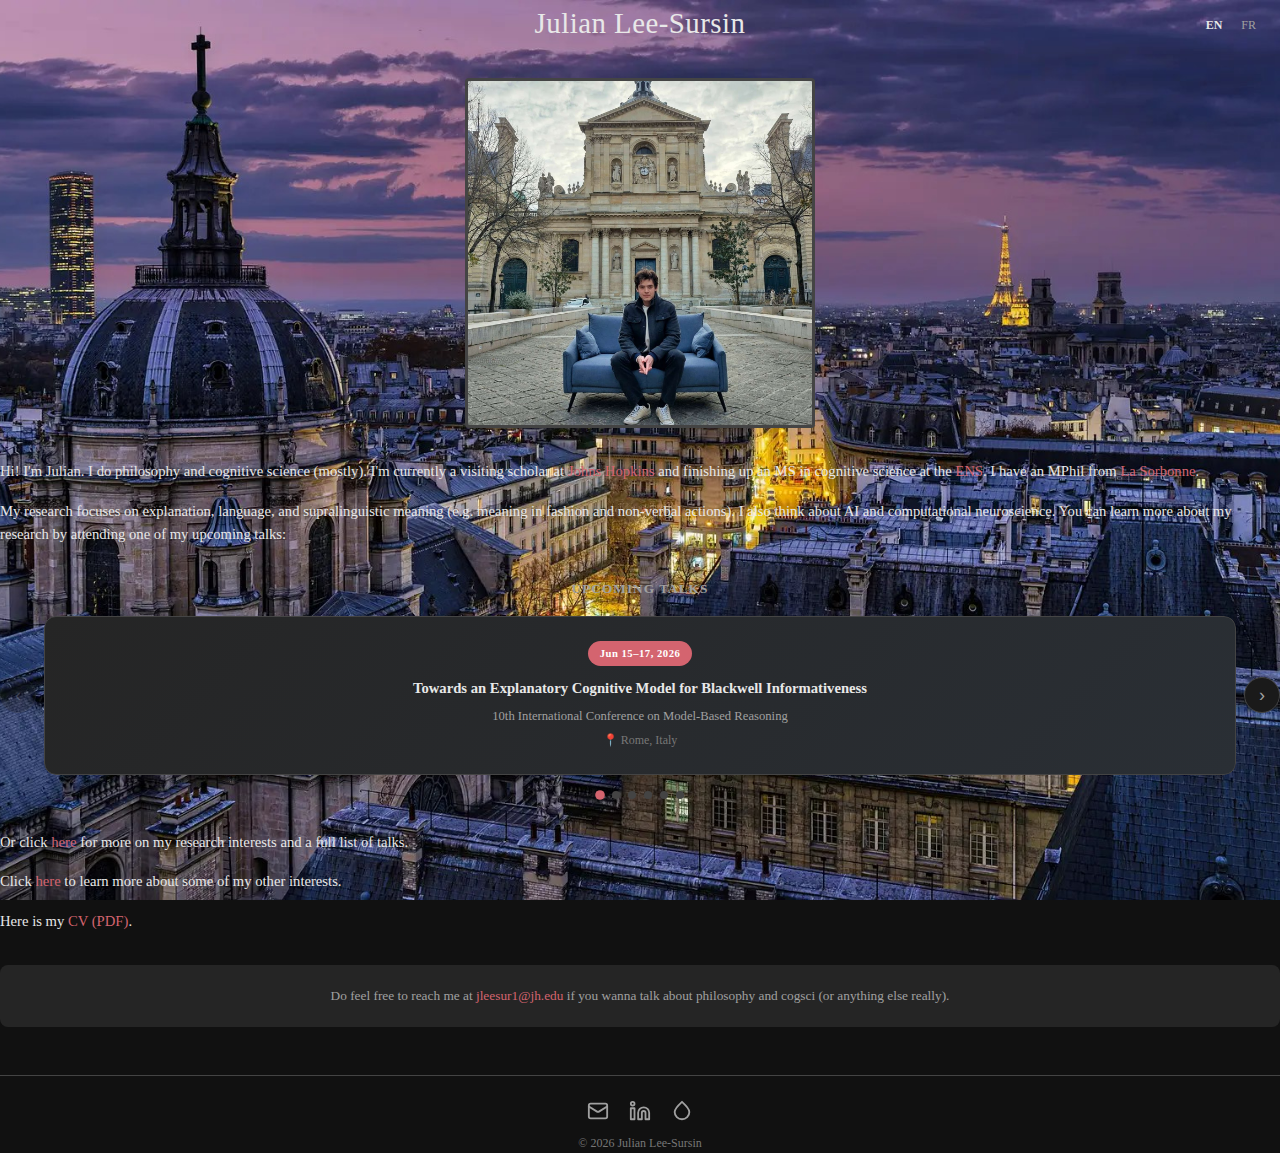
<file: index.html>
<!DOCTYPE html>
<html lang="en">
<head>

<!-- Google tag (gtag.js) -->
<script async src="https://www.googletagmanager.com/gtag/js?id=G-WMR6FTKGR0"></script>
<script>
  window.dataLayer = window.dataLayer || [];
  function gtag(){dataLayer.push(arguments);}
  gtag('js', new Date());

  gtag('config', 'G-WMR6FTKGR0');
</script>
    
    <meta charset="UTF-8">
    <meta name="viewport" content="width=device-width, initial-scale=1.0">
    <title>Julian Lee-Sursin</title>
    <link rel="stylesheet" href="style.css">
</head>
<body>

    <div class="lang-toggle">
        <a href="index.html" class="active">EN</a>
        <a href="fr.html">FR</a>
    </div>

    <header>
        <h1>Julian Lee-Sursin</h1>
    </header>

    <div class="photo-section">
        <div class="photo-frame">
            <img src="images/place_de_la_sorbonne.jpg" alt="Julian Lee-Sursin at Place de la Sorbonne">
        </div>
    </div>

    <section class="intro">
        <p>Hi! I'm Julian. I do philosophy and cognitive science (mostly). I'm currently a visiting scholar at <a href="https://philosophy.jhu.edu">Johns Hopkins</a> and finishing up an MS in cognitive science at the <a href="https://cogmaster.ens.psl.eu/en">ENS</a>. I have an MPhil from <a href="https://www.sorbonne-universite.fr">La Sorbonne</a>.</p>
        
        <p>My research focuses on explanation, language, and supralinguistic meaning (e.g. meaning in fashion and non-verbal actions). I also think about AI and computational neuroscience. You can learn more about my research by attending one of my upcoming talks:</p>
        
        <div class="upcoming-section">
            <h3>Upcoming talks</h3>
            <div class="carousel-container">
                <button class="carousel-btn prev" aria-label="Previous talk">‹</button>
                <div class="carousel-viewport">
                    <div class="carousel-track">
                        <a href="https://mbr026.com" class="carousel-card" target="_blank" rel="noopener">
                            <div class="card-date">Jun 15–17, 2026</div>
                            <div class="card-title">Towards an Explanatory Cognitive Model for Blackwell Informativeness</div>
                            <div class="card-venue">10th International Conference on Model-Based Reasoning</div>
                            <div class="card-location">📍 Rome, Italy</div>
                        </a>
                        <div class="carousel-card">
                            <div class="card-date">Apr 24–26, 2026</div>
                            <div class="card-title">Do AI Agents Meet the Epistemic Norms for Explanation?</div>
                            <div class="card-venue">Humanities of AI Workshop, Johns Hopkins</div>
                            <div class="card-location">📍 Baltimore, MD</div>
                        </div>
                        <a href="https://aiandphilosophy.org" class="carousel-card" target="_blank" rel="noopener">
                            <div class="card-date">Apr 16, 2026</div>
                            <div class="card-title">Curb Your (Brain-Model Alignment) Enthusiasm (w/ Arnold Fleishman)</div>
                            <div class="card-venue">AI and Philosophy</div>
                            <div class="card-location">📍 New Orleans, LA</div>
                        </a>
                        <a href="https://aesthetics-online.org/events/EventDetails.aspx" class="carousel-card" target="_blank" rel="noopener">
                            <div class="card-date">Apr 10–11, 2026</div>
                            <div class="card-title">On Fashion's Perceptual Meaning</div>
                            <div class="card-venue">American Society for Aesthetics, Eastern</div>
                            <div class="card-location">📍 Philadelphia, PA</div>
                        </a>
                        <div class="carousel-card">
                            <div class="card-date">Apr 4, 2026</div>
                            <div class="card-title">A Supralinguistic Account of <em>parrhesia</em></div>
                            <div class="card-venue">Suncoast Graduate Philosophy Conference</div>
                            <div class="card-location">📍 Tampa, FL</div>
                        </div>
                        <div class="carousel-card">
                            <div class="card-date">Apr 4, 2026</div>
                            <div class="card-title">A Semantic Argument Against Radical Cognitivism</div>
                            <div class="card-venue">UF Graduate Philosophy Conference</div>
                            <div class="card-location">📍 Gainesville, FL</div>
                        </div>
                    </div>
                </div>
                <button class="carousel-btn next" aria-label="Next talk">›</button>
            </div>
            <div class="carousel-dots"></div>
        </div>
        
        <p>Or click <a href="research.html">here</a> for more on my research interests and a full list of talks.</p>
        
        <p>Click <a href="varia.html">here</a> to learn more about some of my other interests.</p>
        
        <p>Here is my <a href="cv.pdf">CV (PDF)</a>.</p>
    </section>

    <section class="contact-section">
        <p>Do feel free to reach me at <a href="mailto:jleesur1@jh.edu">jleesur1@jh.edu</a> if you wanna talk about philosophy and cogsci (or anything else really).</p>
    </section>

    <footer>
        <div class="social-icons">
            <a href="mailto:jleesur1@jh.edu" aria-label="Email">
                <svg xmlns="http://www.w3.org/2000/svg" width="20" height="20" viewBox="0 0 24 24" fill="none" stroke="currentColor" stroke-width="2" stroke-linecap="round" stroke-linejoin="round">
                    <rect width="20" height="16" x="2" y="4" rx="2"/>
                    <path d="m22 7-8.97 5.7a1.94 1.94 0 0 1-2.06 0L2 7"/>
                </svg>
            </a>
            <a href="https://www.linkedin.com/in/julian-lee-sursin/ target="_blank" rel="noopener" aria-label="LinkedIn">
                <svg xmlns="http://www.w3.org/2000/svg" width="20" height="20" viewBox="0 0 24 24" fill="none" stroke="currentColor" stroke-width="2" stroke-linecap="round" stroke-linejoin="round">
                    <path d="M16 8a6 6 0 0 1 6 6v7h-4v-7a2 2 0 0 0-2-2 2 2 0 0 0-2 2v7h-4v-7a6 6 0 0 1 6-6z"/>
                    <rect width="4" height="12" x="2" y="9"/>
                    <circle cx="4" cy="4" r="2"/>
                </svg>
            </a>
            <a href="https://bsky.app/profile/ponens.bsky.social" target="_blank" rel="noopener" aria-label="Bluesky">
                <svg xmlns="http://www.w3.org/2000/svg" width="20" height="20" viewBox="0 0 24 24" fill="none" stroke="currentColor" stroke-width="2" stroke-linecap="round" stroke-linejoin="round">
                    <path d="M12 2C6.5 7 4 10 4 13a8 8 0 0 0 8 8 8 8 0 0 0 8-8c0-3-2.5-6-8-11z"/>
                </svg>
            </a>
        </div>
        <p>© 2026 Julian Lee-Sursin</p>
    </footer>

    <script>
        document.addEventListener('DOMContentLoaded', function() {
            const track = document.querySelector('.carousel-track');
            const cards = document.querySelectorAll('.carousel-card');
            const prevBtn = document.querySelector('.carousel-btn.prev');
            const nextBtn = document.querySelector('.carousel-btn.next');
            const dotsContainer = document.querySelector('.carousel-dots');
            
            let currentIndex = 0;
            const totalCards = cards.length;
            
            // Create dots
            cards.forEach((_, index) => {
                const dot = document.createElement('button');
                dot.classList.add('dot');
                if (index === 0) dot.classList.add('active');
                dot.setAttribute('aria-label', `Go to talk ${index + 1}`);
                dot.addEventListener('click', () => goToSlide(index));
                dotsContainer.appendChild(dot);
            });
            
            const dots = document.querySelectorAll('.dot');
            
            function updateCarousel() {
                track.style.transform = `translateX(-${currentIndex * 100}%)`;
                dots.forEach((dot, index) => {
                    dot.classList.toggle('active', index === currentIndex);
                });
                
                // Update button states
                prevBtn.disabled = currentIndex === 0;
                nextBtn.disabled = currentIndex === totalCards - 1;
            }
            
            function goToSlide(index) {
                currentIndex = index;
                updateCarousel();
            }
            
            function nextSlide() {
                if (currentIndex < totalCards - 1) {
                    currentIndex++;
                    updateCarousel();
                }
            }
            
            function prevSlide() {
                if (currentIndex > 0) {
                    currentIndex--;
                    updateCarousel();
                }
            }
            
            prevBtn.addEventListener('click', prevSlide);
            nextBtn.addEventListener('click', nextSlide);
            
            // Keyboard navigation
            document.addEventListener('keydown', (e) => {
                if (e.key === 'ArrowLeft') prevSlide();
                if (e.key === 'ArrowRight') nextSlide();
            });
            
            // Touch/swipe support
            let touchStartX = 0;
            let touchEndX = 0;
            
            track.addEventListener('touchstart', (e) => {
                touchStartX = e.changedTouches[0].screenX;
            }, { passive: true });
            
            track.addEventListener('touchend', (e) => {
                touchEndX = e.changedTouches[0].screenX;
                handleSwipe();
            }, { passive: true });
            
            function handleSwipe() {
                const swipeThreshold = 50;
                const diff = touchStartX - touchEndX;
                
                if (diff > swipeThreshold) {
                    nextSlide();
                } else if (diff < -swipeThreshold) {
                    prevSlide();
                }
            }
            
            // Initial state
            updateCarousel();
        });
    </script>

</body>
</html>
</file>
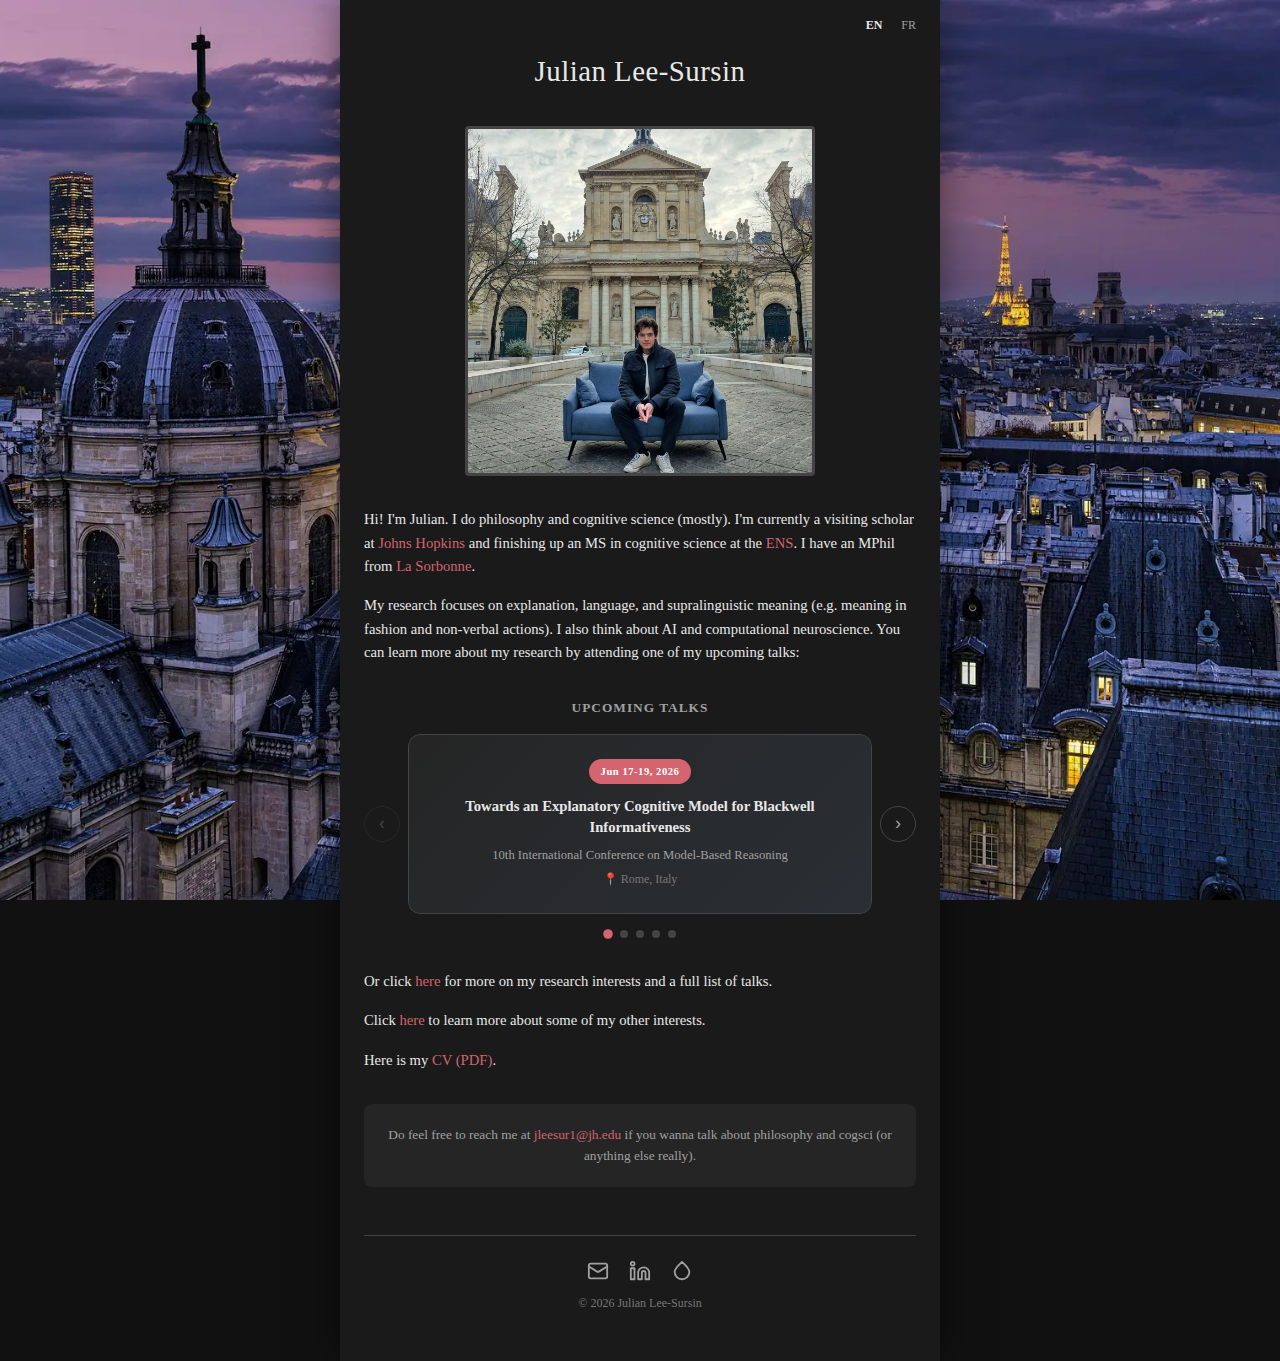
<file: en.html>
<!DOCTYPE html>
<html lang="en">
<head>

<!-- Google tag (gtag.js) -->
<script async src="https://www.googletagmanager.com/gtag/js?id=G-WMR6FTKGR0"></script>
<script>
  window.dataLayer = window.dataLayer || [];
  function gtag(){dataLayer.push(arguments);}
  gtag('js', new Date());

  gtag('config', 'G-WMR6FTKGR0');
</script>
    
    <meta charset="UTF-8">
    <meta name="viewport" content="width=device-width, initial-scale=1.0">
    <title>Julian Lee-Sursin</title>
    <link rel="stylesheet" href="style.css">
</head>
<body>

    <div class="page-wrapper">

        <div class="lang-toggle">
            <a href="en.html" class="active">EN</a>
            <a href="fr.html">FR</a>
        </div>

        <header>
            <h1>Julian Lee-Sursin</h1>
        </header>

        <div class="photo-section">
            <div class="photo-frame">
                <img src="images/place_de_la_sorbonne.jpg" alt="Julian Lee-Sursin at Place de la Sorbonne">
            </div>
        </div>

        <section class="intro">
            <p>Hi! I'm Julian. I do philosophy and cognitive science (mostly). I'm currently a visiting scholar at <a href="https://compthoughtlit.jhu.edu/directory/julian-lee-sursin/">Johns Hopkins</a> and finishing up an MS in cognitive science at the <a href="https://cognition.ens.fr/en">ENS</a>. I have an MPhil from <a href="https://www.sorbonne-universite.fr">La Sorbonne</a>.</p>
            
            <p>My research focuses on explanation, language, and supralinguistic meaning (e.g. meaning in fashion and non-verbal actions). I also think about AI and computational neuroscience. You can learn more about my research by attending one of my upcoming talks:</p>
            
            <div class="upcoming-section">
                <h3>Upcoming talks</h3>
                <div class="carousel-container">
                    <button class="carousel-btn prev" aria-label="Previous talk">‹</button>
                    <div class="carousel-viewport">
                        <div class="carousel-track">
                            <a href="https://mbr026.com" class="carousel-card" target="_blank" rel="noopener">
                                <div class="card-date">Jun 17-19, 2026</div>
                                <div class="card-title">Towards an Explanatory Cognitive Model for Blackwell Informativeness</div>
                                <div class="card-venue">10th International Conference on Model-Based Reasoning</div>
                                <div class="card-location">📍 Rome, Italy</div>
                            </a>
                            <div class="carousel-card">
                                <div class="card-date">June 8-10, 2026</div>
                                <div class="card-title">Fashion and the Jacksonian Mode: Intentionality Beyond Language</div>
                                <div class="card-venue">17th annual conference of the European Society for Aesthetics (ESA)</div>
                                <div class="card-location">📍 Jyväskylä, Finland</div>
                            </div>
                            <div class="carousel-card">
                                <div class="card-date">Apr 24–26, 2026</div>
                                <div class="card-title">Do AI Agents Meet the Epistemic Norms for Explanation?</div>
                                <div class="card-venue">Humanities of AI Workshop, Johns Hopkins</div>
                                <div class="card-location">📍 Baltimore, MD</div>
                            </div>
                            <a href="https://aesthetics-online.org/events/EventDetails.aspx" class="carousel-card" target="_blank" rel="noopener">
                                <div class="card-date">Apr 10, 2026</div>
                                <div class="card-title">On Fashion's Perceptual Meaning</div>
                                <div class="card-venue">American Society for Aesthetics, Eastern Division Meeting</div>
                                <div class="card-location">📍 Philadelphia, PA</div>
                            </a>
                            <div class="carousel-card">
                                <div class="card-date">Apr 4, 2026</div>
                                <div class="card-title">A Semantic Argument Against Radical Cognitivism</div>
                                <div class="card-venue">UF Graduate Philosophy Conference</div>
                                <div class="card-location">📍 Gainesville, FL</div>
                            </div>
                        </div>
                    </div>
                    <button class="carousel-btn next" aria-label="Next talk">›</button>
                </div>
                <div class="carousel-dots"></div>
            </div>
            
            <p>Or click <a href="research.html">here</a> for more on my research interests and a full list of talks.</p>
            
            <p>Click <a href="varia.html">here</a> to learn more about some of my other interests.</p>
            
            <p>Here is my <a href="cv.pdf">CV (PDF)</a>.</p>
        </section>

        <section class="contact-section">
            <p>Do feel free to reach me at <a href="mailto:jleesur1@jh.edu">jleesur1@jh.edu</a> if you wanna talk about philosophy and cogsci (or anything else really).</p>
        </section>

        <footer>
            <div class="social-icons">
                <a href="mailto:jleesur1@jh.edu" aria-label="Email">
                    <svg xmlns="http://www.w3.org/2000/svg" width="20" height="20" viewBox="0 0 24 24" fill="none" stroke="currentColor" stroke-width="2" stroke-linecap="round" stroke-linejoin="round">
                        <rect width="20" height="16" x="2" y="4" rx="2"/>
                        <path d="m22 7-8.97 5.7a1.94 1.94 0 0 1-2.06 0L2 7"/>
                    </svg>
                </a>
                <a href="https://www.linkedin.com/in/julian-lee-sursin/" target="_blank" rel="noopener" aria-label="LinkedIn">
                    <svg xmlns="http://www.w3.org/2000/svg" width="20" height="20" viewBox="0 0 24 24" fill="none" stroke="currentColor" stroke-width="2" stroke-linecap="round" stroke-linejoin="round">
                        <path d="M16 8a6 6 0 0 1 6 6v7h-4v-7a2 2 0 0 0-2-2 2 2 0 0 0-2 2v7h-4v-7a6 6 0 0 1 6-6z"/>
                        <rect width="4" height="12" x="2" y="9"/>
                        <circle cx="4" cy="4" r="2"/>
                    </svg>
                </a>
                <a href="https://bsky.app/profile/ponens.bsky.social" target="_blank" rel="noopener" aria-label="Bluesky">
                    <svg xmlns="http://www.w3.org/2000/svg" width="20" height="20" viewBox="0 0 24 24" fill="none" stroke="currentColor" stroke-width="2" stroke-linecap="round" stroke-linejoin="round">
                        <path d="M12 2C6.5 7 4 10 4 13a8 8 0 0 0 8 8 8 8 0 0 0 8-8c0-3-2.5-6-8-11z"/>
                    </svg>
                </a>
            </div>
            <p>© 2026 Julian Lee-Sursin</p>
        </footer>

    </div>

    <script>
        document.addEventListener('DOMContentLoaded', function() {
            const track = document.querySelector('.carousel-track');
            const cards = document.querySelectorAll('.carousel-card');
            const prevBtn = document.querySelector('.carousel-btn.prev');
            const nextBtn = document.querySelector('.carousel-btn.next');
            const dotsContainer = document.querySelector('.carousel-dots');
            
            let currentIndex = 0;
            const totalCards = cards.length;
            
            // Create dots
            cards.forEach((_, index) => {
                const dot = document.createElement('button');
                dot.classList.add('dot');
                if (index === 0) dot.classList.add('active');
                dot.setAttribute('aria-label', `Go to talk ${index + 1}`);
                dot.addEventListener('click', () => goToSlide(index));
                dotsContainer.appendChild(dot);
            });
            
            const dots = document.querySelectorAll('.dot');
            
            function updateCarousel() {
                track.style.transform = `translateX(-${currentIndex * 100}%)`;
                dots.forEach((dot, index) => {
                    dot.classList.toggle('active', index === currentIndex);
                });
                
                // Update button states
                prevBtn.disabled = currentIndex === 0;
                nextBtn.disabled = currentIndex === totalCards - 1;
            }
            
            function goToSlide(index) {
                currentIndex = index;
                updateCarousel();
            }
            
            function nextSlide() {
                if (currentIndex < totalCards - 1) {
                    currentIndex++;
                    updateCarousel();
                }
            }
            
            function prevSlide() {
                if (currentIndex > 0) {
                    currentIndex--;
                    updateCarousel();
                }
            }
            
            prevBtn.addEventListener('click', prevSlide);
            nextBtn.addEventListener('click', nextSlide);
            
            // Keyboard navigation
            document.addEventListener('keydown', (e) => {
                if (e.key === 'ArrowLeft') prevSlide();
                if (e.key === 'ArrowRight') nextSlide();
            });
            
            // Touch/swipe support
            let touchStartX = 0;
            let touchEndX = 0;
            
            track.addEventListener('touchstart', (e) => {
                touchStartX = e.changedTouches[0].screenX;
            }, { passive: true });
            
            track.addEventListener('touchend', (e) => {
                touchEndX = e.changedTouches[0].screenX;
                handleSwipe();
            }, { passive: true });
            
            function handleSwipe() {
                const swipeThreshold = 50;
                const diff = touchStartX - touchEndX;
                
                if (diff > swipeThreshold) {
                    nextSlide();
                } else if (diff < -swipeThreshold) {
                    prevSlide();
                }
            }
            
            // Initial state
            updateCarousel();
        });
    </script>

</body>
</html>
</file>
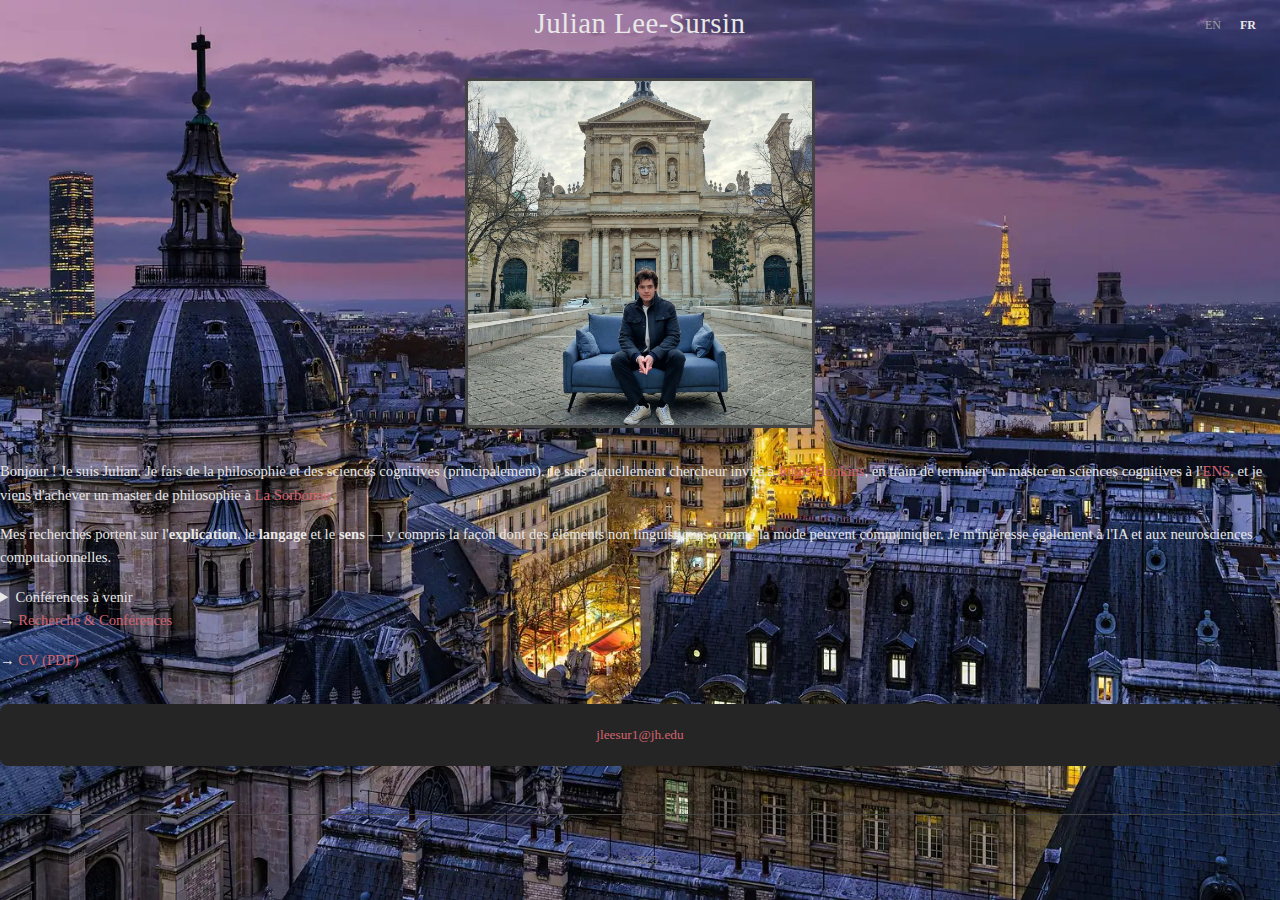
<file: fr.html>
<!DOCTYPE html>
<html lang="fr">
<head>
    <meta charset="UTF-8">
    <meta name="viewport" content="width=device-width, initial-scale=1.0">
    <title>Julian Lee-Sursin</title>
    <link rel="stylesheet" href="style.css">
</head>
<body>

    <div class="lang-toggle">
        <a href="index.html">EN</a>
        <a href="fr.html" class="active">FR</a>
    </div>

    <header>
        <h1>Julian Lee-Sursin</h1>
    </header>

    <div class="photo-section">
        <div class="photo-frame">
            <img src="images/place_de_la_sorbonne.jpg" alt="Julian Lee-Sursin à la Place de la Sorbonne">
        </div>
    </div>

    <section class="intro">
        <p>Bonjour ! Je suis Julian. Je fais de la philosophie et des sciences cognitives (principalement). Je suis actuellement chercheur invité à <a href="https://philosophy.jhu.edu">Johns Hopkins</a>, en train de terminer un master en sciences cognitives à l'<a href="https://cogmaster.ens.psl.eu/fr">ENS</a>, et je viens d'achever un master de philosophie à <a href="https://www.sorbonne-universite.fr">La Sorbonne</a>.</p>
        
        <p>Mes recherches portent sur l'<strong>explication</strong>, le <strong>langage</strong> et le <strong>sens</strong> — y compris la façon dont des éléments non linguistiques comme la mode peuvent communiquer. Je m'intéresse également à l'IA et aux neurosciences computationnelles.</p>
        
        <details class="upcoming-dropdown">
            <summary>Conférences à venir</summary>
            <ul>
                <li>
                    <span class="talk-title">Towards an Explanatory Cognitive Model for Blackwell Informativeness</span>
                    <span class="talk-info">10e Conférence internationale sur le raisonnement basé sur les modèles, Rome · 15–17 juin 2026</span>
                </li>
                <li>
                    <span class="talk-title">Do AI Agents Meet the Epistemic Norms for Explanation?</span>
                    <span class="talk-info">Atelier Humanities of AI, Johns Hopkins · 24–26 avril 2026</span>
                </li>
                <li>
                    <span class="talk-title">Curb Your (Brain-Model Alignment) Enthusiasm</span>
                    <span class="talk-info">AI and Philosophy, La Nouvelle-Orléans · 16 avril 2026</span>
                </li>
                <li>
                    <span class="talk-title">On Fashion's Perceptual Meaning</span>
                    <span class="talk-info">American Society for Aesthetics, Philadelphie · 10–11 avril 2026</span>
                </li>
                <li>
                    <span class="talk-title">A Supralinguistic Account of <em>parrhesia</em></span>
                    <span class="talk-info">Suncoast Graduate Philosophy Conference, Tampa · 4 avril 2026</span>
                </li>
                <li>
                    <span class="talk-title">A Semantic Argument Against Radical Cognitivism</span>
                    <span class="talk-info">UF Graduate Philosophy Conference, Gainesville · 4 avril 2026</span>
                </li>
            </ul>
        </details>
        
        <p>→ <a href="research-fr.html">Recherche & Conférences</a></p>
        <p>→ <a href="cv.pdf">CV (PDF)</a></p>
    </section>

    <section class="contact-section">
        <p><a href="mailto:jleesur1@jh.edu">jleesur1@jh.edu</a></p>
    </section>

    <footer>
        <p>© 2025</p>
    </footer>

</body>
</html>
</file>
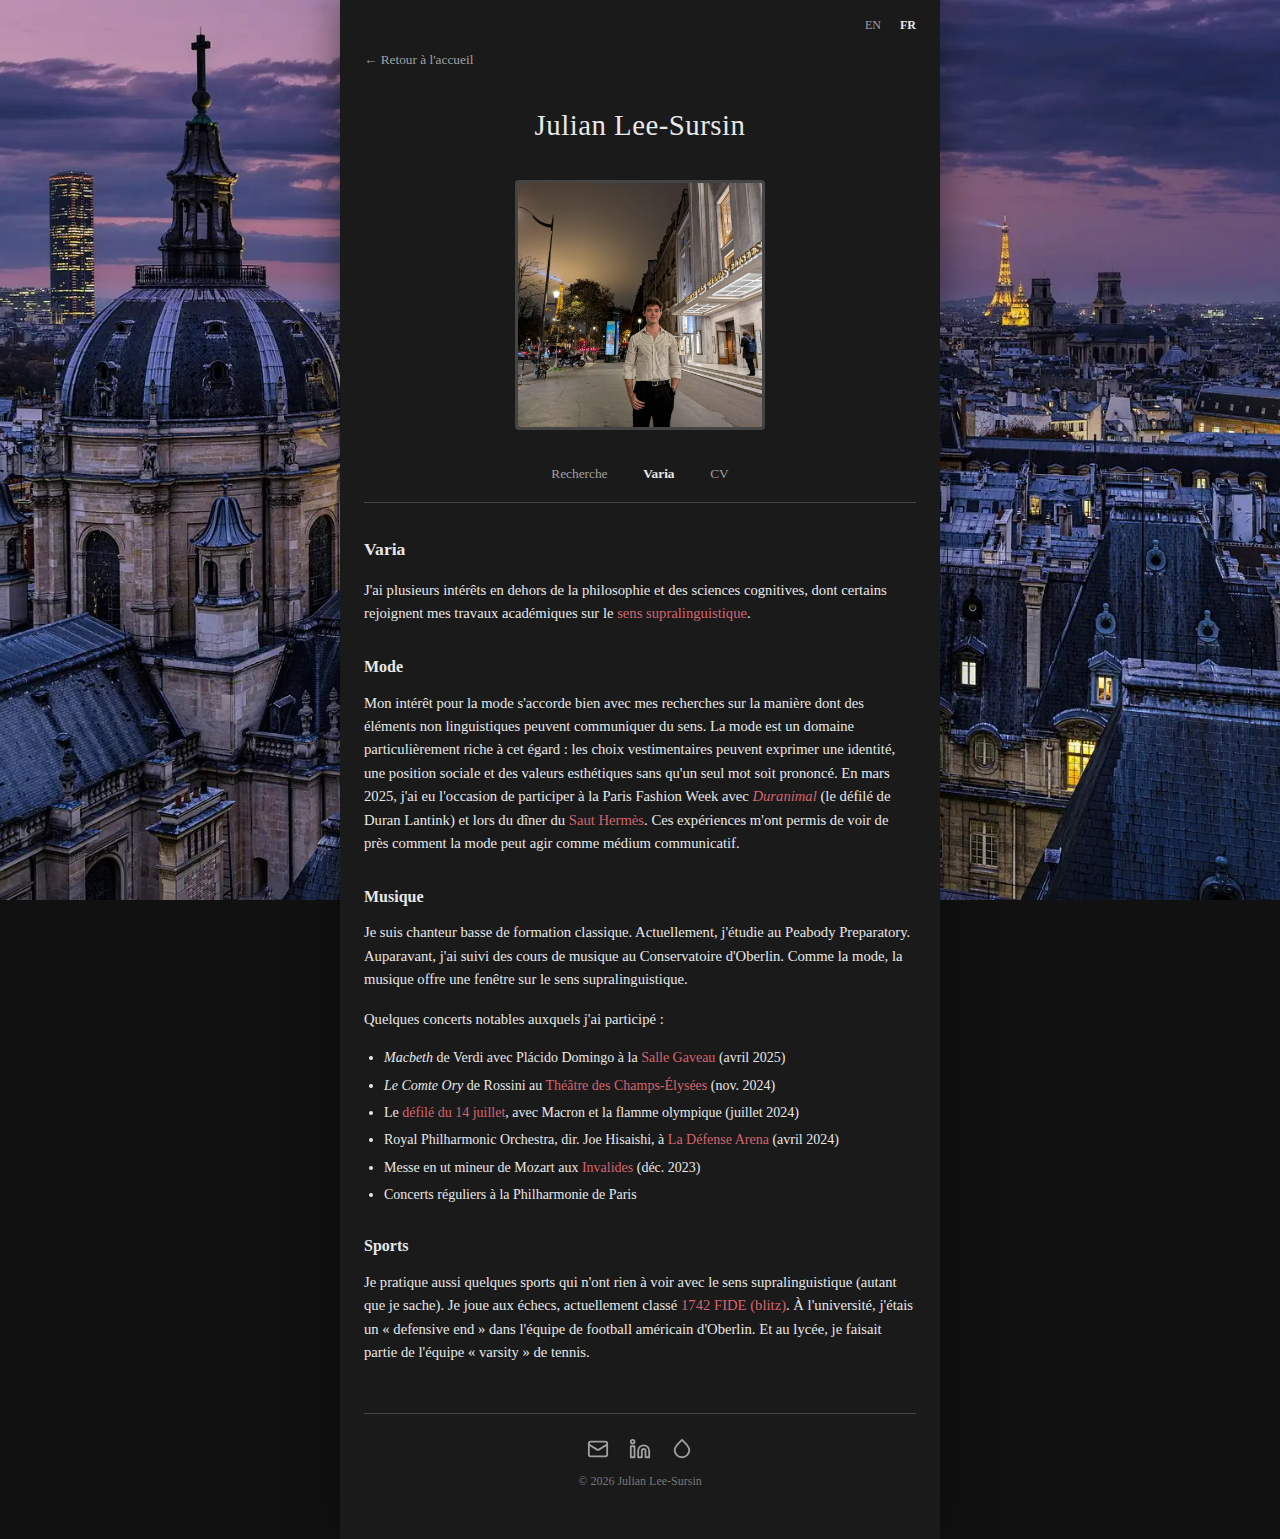
<file: varia-fr.html>
<!DOCTYPE html>
<html lang="fr">
<head>

<!-- Google tag (gtag.js) -->
<script async src="https://www.googletagmanager.com/gtag/js?id=G-WMR6FTKGR0"></script>
<script>
  window.dataLayer = window.dataLayer || [];
  function gtag(){dataLayer.push(arguments);}
  gtag('js', new Date());

  gtag('config', 'G-WMR6FTKGR0');
</script>
    
    <meta charset="UTF-8">
    <meta name="viewport" content="width=device-width, initial-scale=1.0">
    <title>Varia – Julian Lee-Sursin</title>
    <link rel="stylesheet" href="style.css">
</head>
<body>

    <div class="page-wrapper">

        <div class="lang-toggle">
            <a href="varia.html">EN</a>
            <a href="varia-fr.html" class="active">FR</a>
        </div>

        <a href="fr.html" class="back-link">← Retour à l'accueil</a>

        <header>
            <h1>Julian Lee-Sursin</h1>
        </header>

        <div class="photo-section">
            <div class="photo-frame small">
                <img src="images/varia_photo.jpg" alt="Julian Lee-Sursin">
            </div>
        </div>

        <nav>
            <a href="research-fr.html">Recherche</a>
            <a href="varia-fr.html" class="nav-active">Varia</a>
            <a href="cv.pdf">CV</a>
        </nav>

        <section id="varia">
            <h2>Varia</h2>
            
            <p> J'ai plusieurs intérêts en dehors de la philosophie et des sciences cognitives, dont certains rejoignent mes travaux académiques sur le <a href="research-fr.html">sens supralinguistique</a>.</p>

            <h3>Mode</h3>
            <p>Mon intérêt pour la mode s'accorde bien avec mes recherches sur la manière dont des éléments non linguistiques peuvent communiquer du sens. La mode est un domaine particulièrement riche à cet égard : les choix vestimentaires peuvent exprimer une identité, une position sociale et des valeurs esthétiques sans qu'un seul mot soit prononcé. En mars 2025, j'ai eu l'occasion de participer à la Paris Fashion Week avec <a href="https://jtdapperfashionweek.com/2025/03/10/duran-lantink-fall-winter-2025-at-paris-fashion-week/" target="_blank" rel="noopener"><em>Duranimal</em></a> (le défilé de Duran Lantink) et lors du dîner du <a href="https://www.sauthermes.com/fr/" target="_blank" rel="noopener">Saut Hermès</a>. Ces expériences m'ont permis de voir de près comment la mode peut agir comme médium communicatif.</p>

            <h3>Musique</h3>
            <p>Je suis chanteur basse de formation classique. Actuellement, j'étudie au Peabody Preparatory. Auparavant, j'ai suivi des cours de musique au Conservatoire d'Oberlin. Comme la mode, la musique offre une fenêtre sur le sens supralinguistique.</p>
            
            <p>Quelques concerts notables auxquels j'ai participé :</p>
            <ul class="varia-list">
                <li><em>Macbeth</em> de Verdi avec Plácido Domingo à la <a href="https://www.sallegaveau.com/spectacles/placido-domingo" target="_blank" rel="noopener">Salle Gaveau</a> (avril 2025)</li>
                <li><em>Le Comte Ory</em> de Rossini au <a href="https://www.theatrechampselysees.fr/en/season-2024-2025/le-comte-ory-1" target="_blank" rel="noopener">Théâtre des Champs-Élysées</a> (nov. 2024)</li>
                <li>Le <a href="https://www.youtube.com/watch?v=onNIrlN-mrg&list=RDonNIrlN-mrg&start_radio=1" target="_blank" rel="noopener">défilé du 14 juillet</a>, avec Macron et la flamme olympique (juillet 2024)</li>
                <li>Royal Philharmonic Orchestra, dir. Joe Hisaishi, à <a href="https://www.parisladefense-arena.com/evenement/joe-hisaishi-vip/" target="_blank" rel="noopener">La Défense Arena</a> (avril 2024)</li>
                <li>Messe en ut mineur de Mozart aux <a href="https://www.radioclassique.fr/replay-concerts/la-grande-messe-en-ut-de-mozart-a-la-cathedrale-saint-louis-des-invalides/" target="_blank" rel="noopener">Invalides</a> (déc. 2023)</li>
                <li>Concerts réguliers à la Philharmonie de Paris</li>
            </ul>

            <h3>Sports</h3>
            <p>Je pratique aussi quelques sports qui n'ont rien à voir avec le sens supralinguistique (autant que je sache). Je joue aux échecs, actuellement classé <a href="https://ratings.fide.com/profile/26045931" target="_blank" rel="noopener">1742 FIDE (blitz)</a>. À l'université, j'étais un « defensive end » dans l'équipe de football américain d'Oberlin. Et au lycée, je faisait partie de l'équipe « varsity » de tennis.</p>
        </section>

        <footer>
            <div class="social-icons">
                <a href="mailto:jleesur1@jh.edu" aria-label="Email">
                    <svg xmlns="http://www.w3.org/2000/svg" width="20" height="20" viewBox="0 0 24 24" fill="none" stroke="currentColor" stroke-width="2" stroke-linecap="round" stroke-linejoin="round">
                        <rect width="20" height="16" x="2" y="4" rx="2"/>
                        <path d="m22 7-8.97 5.7a1.94 1.94 0 0 1-2.06 0L2 7"/>
                    </svg>
                </a>
                <a href="https://www.linkedin.com/in/julian-lee-sursin" target="_blank" rel="noopener" aria-label="LinkedIn">
                    <svg xmlns="http://www.w3.org/2000/svg" width="20" height="20" viewBox="0 0 24 24" fill="none" stroke="currentColor" stroke-width="2" stroke-linecap="round" stroke-linejoin="round">
                        <path d="M16 8a6 6 0 0 1 6 6v7h-4v-7a2 2 0 0 0-2-2 2 2 0 0 0-2 2v7h-4v-7a6 6 0 0 1 6-6z"/>
                        <rect width="4" height="12" x="2" y="9"/>
                        <circle cx="4" cy="4" r="2"/>
                    </svg>
                </a>
                <a href="bsky.app/profile/ponens.bsky.social" target="_blank" rel="noopener" aria-label="Bluesky">
                    <svg xmlns="http://www.w3.org/2000/svg" width="20" height="20" viewBox="0 0 24 24" fill="none" stroke="currentColor" stroke-width="2" stroke-linecap="round" stroke-linejoin="round">
                        <path d="M12 2C6.5 7 4 10 4 13a8 8 0 0 0 8 8 8 8 0 0 0 8-8c0-3-2.5-6-8-11z"/>
                    </svg>
                </a>
            </div>
            <p>© 2026 Julian Lee-Sursin</p>
        </footer>

    </div>

</body>
</html>
</file>
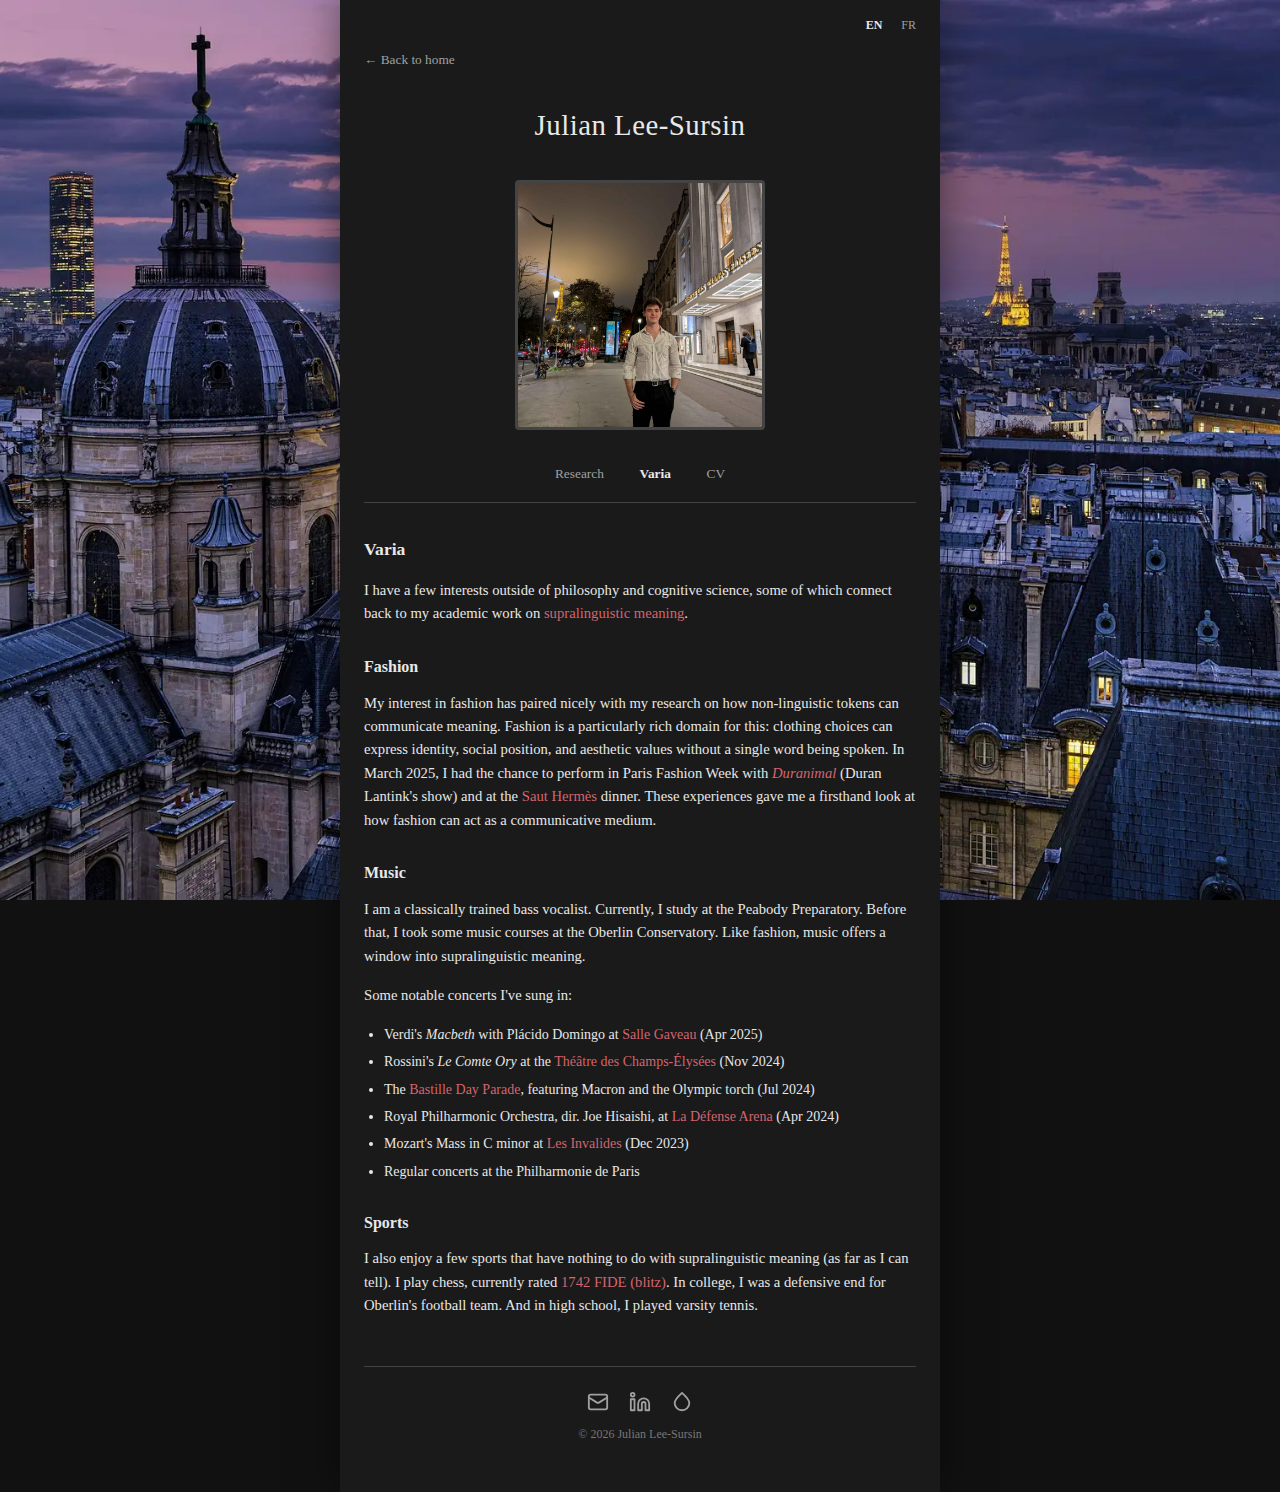
<file: varia.html>
<!DOCTYPE html>
<html lang="en">
<head>

<!-- Google tag (gtag.js) -->
<script async src="https://www.googletagmanager.com/gtag/js?id=G-WMR6FTKGR0"></script>
<script>
  window.dataLayer = window.dataLayer || [];
  function gtag(){dataLayer.push(arguments);}
  gtag('js', new Date());

  gtag('config', 'G-WMR6FTKGR0');
</script>
    
    <meta charset="UTF-8">
    <meta name="viewport" content="width=device-width, initial-scale=1.0">
    <title>Varia – Julian Lee-Sursin</title>
    <link rel="stylesheet" href="style.css">
</head>
<body>

    <div class="page-wrapper">

        <div class="lang-toggle">
            <a href="varia.html" class="active">EN</a>
            <a href="varia-fr.html">FR</a>
        </div>

        <a href="index.html" class="back-link">← Back to home</a>

        <header>
            <h1>Julian Lee-Sursin</h1>
        </header>

        <div class="photo-section">
            <div class="photo-frame small">
                <img src="images/varia_photo.jpg" alt="Julian Lee-Sursin">
            </div>
        </div>

        <nav>
            <a href="research.html">Research</a>
            <a href="varia.html" class="nav-active">Varia</a>
            <a href="cv.pdf">CV</a>
        </nav>

        <section id="varia">
            <h2>Varia</h2>
            
            <p> I have a few interests outside of philosophy and cognitive science, some of which connect back to my academic work on <a href="research.html">supralinguistic meaning</a>.</p>

            <h3>Fashion</h3>
            <p>My interest in fashion has paired nicely with my research on how non-linguistic tokens can communicate meaning. Fashion is a particularly rich domain for this: clothing choices can express identity, social position, and aesthetic values without a single word being spoken. In March 2025, I had the chance to perform in Paris Fashion Week with <a href="https://jtdapperfashionweek.com/2025/03/10/duran-lantink-fall-winter-2025-at-paris-fashion-week/" target="_blank" rel="noopener"><em>Duranimal</em></a> (Duran Lantink's show) and at the <a href="https://www.sauthermes.com/fr/" target="_blank" rel="noopener">Saut Hermès</a> dinner.  These experiences gave me a firsthand look at how fashion can act as a communicative medium.</p>

            <h3>Music</h3>
            <p>I am a classically trained bass vocalist.  Currently, I study at the Peabody Preparatory.  Before that, I took some music courses at the Oberlin Conservatory. Like fashion, music offers a window into supralinguistic meaning.</p>
            
            <p>Some notable concerts I've sung in:</p>
            <ul class="varia-list">
                <li>Verdi's <em>Macbeth</em> with Plácido Domingo at <a href="https://www.sallegaveau.com/spectacles/placido-domingo" target="_blank" rel="noopener">Salle Gaveau</a> (Apr 2025)</li>
                <li>Rossini's <em>Le Comte Ory</em> at the <a href="https://www.theatrechampselysees.fr/en/season-2024-2025/le-comte-ory-1" target="_blank" rel="noopener">Théâtre des Champs-Élysées</a> (Nov 2024)</li>
                <li>The <a href="https://www.youtube.com/watch?v=onNIrlN-mrg&list=RDonNIrlN-mrg&start_radio=1" target="_blank" rel="noopener">Bastille Day Parade</a>, featuring Macron and the Olympic torch (Jul 2024)</li>
                <li>Royal Philharmonic Orchestra, dir. Joe Hisaishi, at <a href="https://www.parisladefense-arena.com/evenement/joe-hisaishi-vip/" target="_blank" rel="noopener">La Défense Arena</a> (Apr 2024)</li>
                <li>Mozart's Mass in C minor at <a href="https://www.radioclassique.fr/replay-concerts/la-grande-messe-en-ut-de-mozart-a-la-cathedrale-saint-louis-des-invalides/" target="_blank" rel="noopener">Les Invalides</a> (Dec 2023)</li>
                <li>Regular concerts at the Philharmonie de Paris</li>
            </ul>

            <h3>Sports</h3>
            <p>I also enjoy a few sports that have nothing to do with supralinguistic meaning (as far as I can tell). I play chess, currently rated <a href="https://ratings.fide.com/profile/26045931" target="_blank" rel="noopener">1742 FIDE (blitz)</a>. In college, I was a defensive end for Oberlin's football team. And in high school, I played varsity tennis.</p>
        </section>

        <footer>
            <div class="social-icons">
                <a href="mailto:jleesur1@jh.edu" aria-label="Email">
                    <svg xmlns="http://www.w3.org/2000/svg" width="20" height="20" viewBox="0 0 24 24" fill="none" stroke="currentColor" stroke-width="2" stroke-linecap="round" stroke-linejoin="round">
                        <rect width="20" height="16" x="2" y="4" rx="2"/>
                        <path d="m22 7-8.97 5.7a1.94 1.94 0 0 1-2.06 0L2 7"/>
                    </svg>
                </a>
                <a href="https://www.linkedin.com/in/julian-lee-sursin" target="_blank" rel="noopener" aria-label="LinkedIn">
                    <svg xmlns="http://www.w3.org/2000/svg" width="20" height="20" viewBox="0 0 24 24" fill="none" stroke="currentColor" stroke-width="2" stroke-linecap="round" stroke-linejoin="round">
                        <path d="M16 8a6 6 0 0 1 6 6v7h-4v-7a2 2 0 0 0-2-2 2 2 0 0 0-2 2v7h-4v-7a6 6 0 0 1 6-6z"/>
                        <rect width="4" height="12" x="2" y="9"/>
                        <circle cx="4" cy="4" r="2"/>
                    </svg>
                </a>
                <a href="bsky.app/profile/ponens.bsky.social" target="_blank" rel="noopener" aria-label="Bluesky">
                    <svg xmlns="http://www.w3.org/2000/svg" width="20" height="20" viewBox="0 0 24 24" fill="none" stroke="currentColor" stroke-width="2" stroke-linecap="round" stroke-linejoin="round">
                        <path d="M12 2C6.5 7 4 10 4 13a8 8 0 0 0 8 8 8 8 0 0 0 8-8c0-3-2.5-6-8-11z"/>
                    </svg>
                </a>
            </div>
            <p>© 2026 Julian Lee-Sursin</p>
        </footer>

    </div>

</body>
</html>
</file>
<file: style.css>
/* ================================
   ROOT VARIABLES
   ================================ */

:root {
    --text: #e8e8e8;
    --muted: #a0a0a0;
    --light: #777;
    --border: #444;
    --bg: #1a1a1a;
    --accent: #d4646f;
    --card-bg: #252525;
    --card-hover: #2a2a2a;
    --card-gradient: linear-gradient(135deg, #252525 0%, #2a2f35 100%);
    --controls-bg: #252525;
}

/* ================================
   BASE STYLES
   ================================ */

* {
    margin: 0;
    padding: 0;
    box-sizing: border-box;
}

body {
    font-family: 'Palatino Linotype', 'Book Antiqua', Palatino, Georgia, serif;
    font-size: 11pt;
    line-height: 1.6;
    color: var(--text);
    background-color: #111;
    margin: 0;
    padding: 0;
    min-height: 100vh;
    
    /* Background image on body */
    background-image: url('images/background.jpg');
    background-size: cover;
    background-position: center;
    background-attachment: fixed;
    background-repeat: no-repeat;
}

/* Content wrapper - FULLY OPAQUE dark background */
.page-wrapper {
    max-width: 600px;
    margin: 0 auto;
    padding: 3rem 1.5rem;
    min-height: 100vh;
    background-color: #1a1a1a;  /* Solid dark - NOT transparent */
    position: relative;
}

@media (min-width: 900px) {
    .page-wrapper {
        box-shadow: 0 0 40px rgba(0, 0, 0, 0.5);
    }
}

/* ================================
   LANGUAGE TOGGLE
   ================================ */

.lang-toggle {
    position: absolute;
    top: 1rem;
    right: 1rem;
    font-size: 9pt;
}

.lang-toggle a {
    color: var(--muted);
    text-decoration: none;
    padding: 0.25rem 0.5rem;
}

.lang-toggle a:hover {
    color: var(--text);
}

.lang-toggle a.active {
    color: var(--text);
    font-weight: 600;
}

/* ================================
   HEADER
   ================================ */

header {
    text-align: center;
    margin-bottom: 2rem;
}

header h1 {
    font-size: 1.8rem;
    font-weight: 400;
    letter-spacing: 0.5px;
}

/* ================================
   PHOTO
   ================================ */

.photo-section {
    display: flex;
    justify-content: center;
    margin-bottom: 2rem;
}

.photo-frame {
    width: 350px;
    height: 350px;
    overflow: hidden;
    border: 3px solid var(--border);
    border-radius: 4px;
}

.photo-frame img {
    width: 100%;
    height: 100%;
    object-fit: cover;
}

.photo-frame.small {
    width: 250px;
    height: 250px;
}

/* ================================
   GENERAL LINKS
   ================================ */

a {
    color: var(--accent);
    text-decoration: none;
    transition: color 0.2s ease;
}

a:hover {
    text-decoration: underline;
}

/* ================================
   INTRO
   ================================ */

.intro {
    text-align: left;
}

.intro p {
    margin-bottom: 1rem;
}

/* ================================
   CAROUSEL
   ================================ */

.upcoming-section {
    margin: 2rem 0;
}

.upcoming-section h3 {
    font-size: 10pt;
    font-weight: 600;
    color: var(--muted);
    text-transform: uppercase;
    letter-spacing: 1px;
    margin-bottom: 1rem;
    text-align: center;
}

.carousel-container {
    position: relative;
    display: flex;
    align-items: center;
    gap: 0.5rem;
}

.carousel-viewport {
    flex: 1;
    overflow: hidden;
    border-radius: 12px;
}

.carousel-track {
    display: flex;
    transition: transform 0.4s cubic-bezier(0.25, 0.46, 0.45, 0.94);
}

.carousel-card {
    min-width: 100%;
    padding: 1.5rem;
    background: var(--card-gradient);
    border: 1px solid var(--border);
    border-radius: 12px;
    text-align: center;
    text-decoration: none;
    color: inherit;
    display: block;
    transition: transform 0.2s ease, box-shadow 0.2s ease;
}

a.carousel-card:hover {
    transform: translateY(-2px);
    box-shadow: 0 4px 12px rgba(0, 0, 0, 0.3);
    text-decoration: none;
}

.card-date {
    display: inline-block;
    background: var(--accent);
    color: white;
    font-size: 8pt;
    font-weight: 600;
    padding: 4px 12px;
    border-radius: 20px;
    margin-bottom: 0.75rem;
    letter-spacing: 0.5px;
}

.card-title {
    font-size: 11pt;
    font-weight: 600;
    color: var(--text);
    line-height: 1.4;
    margin-bottom: 0.5rem;
}

.card-venue {
    font-size: 9.5pt;
    color: var(--muted);
    margin-bottom: 0.25rem;
}

.card-location {
    font-size: 9pt;
    color: var(--light);
}

/* Carousel buttons */
.carousel-btn {
    width: 36px;
    height: 36px;
    border: 1px solid var(--border);
    background: var(--bg);
    border-radius: 50%;
    font-size: 18px;
    color: var(--muted);
    cursor: pointer;
    transition: all 0.2s ease;
    display: flex;
    align-items: center;
    justify-content: center;
    flex-shrink: 0;
}

.carousel-btn:hover:not(:disabled) {
    background: var(--accent);
    color: white;
    border-color: var(--accent);
}

.carousel-btn:disabled {
    opacity: 0.3;
    cursor: not-allowed;
}

/* Carousel dots */
.carousel-dots {
    display: flex;
    justify-content: center;
    gap: 8px;
    margin-top: 1rem;
}

.dot {
    width: 8px;
    height: 8px;
    border-radius: 50%;
    border: none;
    background: var(--border);
    cursor: pointer;
    transition: all 0.2s ease;
    padding: 0;
}

.dot:hover {
    background: var(--muted);
}

.dot.active {
    background: var(--accent);
    transform: scale(1.2);
}

/* ================================
   CONTACT SECTION
   ================================ */

.contact-section {
    margin-top: 2rem;
    padding: 1.25rem;
    background: var(--controls-bg);
    border-radius: 8px;
    text-align: center;
}

.contact-section p {
    font-size: 10pt;
    color: var(--muted);
    margin: 0;
}

/* ================================
   FOOTER
   ================================ */

footer {
    margin-top: 3rem;
    padding-top: 1.5rem;
    border-top: 1px solid var(--border);
    text-align: center;
}

footer p {
    font-size: 9pt;
    color: var(--light);
    margin-top: 0.75rem;
}

.social-icons {
    display: flex;
    justify-content: center;
    gap: 1.25rem;
}

.social-icons a {
    color: var(--muted);
    transition: color 0.2s ease, transform 0.2s ease;
    display: flex;
    align-items: center;
    justify-content: center;
}

.social-icons a:hover {
    color: var(--accent);
    transform: translateY(-2px);
    text-decoration: none;
}

.social-icons svg {
    width: 22px;
    height: 22px;
}

/* ================================
   NAVIGATION
   ================================ */

nav {
    text-align: center;
    margin-bottom: 2rem;
    padding-bottom: 1rem;
    border-bottom: 1px solid var(--border);
}

nav a {
    color: var(--muted);
    text-decoration: none;
    margin: 0 1rem;
    font-size: 10pt;
}

nav a:hover {
    color: var(--text);
}

nav a.nav-active {
    color: var(--text);
    font-weight: 600;
}

.back-link {
    display: inline-block;
    margin-bottom: 2rem;
    color: var(--muted);
    text-decoration: none;
    font-size: 10pt;
}

.back-link:hover {
    color: var(--accent);
}

/* ================================
   SECTIONS
   ================================ */

section h2 {
    font-size: 1.1rem;
    font-weight: 600;
    margin-bottom: 1rem;
    color: var(--text);
}

section h3 {
    font-size: 1rem;
    font-weight: 600;
    margin-top: 2rem;
    margin-bottom: 0.75rem;
}

section h4 {
    font-size: 0.95rem;
    font-weight: 600;
    margin-top: 1.5rem;
    margin-bottom: 0.5rem;
}

/* Research areas */
.research-area {
    margin-bottom: 1.5rem;
    padding-left: 1rem;
    border-left: 2px solid var(--border);
}

.research-area .area-label {
    font-weight: 600;
    color: var(--text);
    margin-bottom: 0.5rem;
}

.research-area p {
    font-size: 10.5pt;
    color: var(--muted);
}

/* Video container */
.video-container {
    position: relative;
    padding-bottom: 56.25%;
    height: 0;
    overflow: hidden;
    margin: 1.5rem 0 0.5rem 0;
    border-radius: 8px;
}

.video-container iframe {
    position: absolute;
    top: 0;
    left: 0;
    width: 100%;
    height: 100%;
    border: none;
    border-radius: 8px;
}

.video-caption {
    font-size: 9pt;
    color: var(--muted);
    text-align: center;
    margin-bottom: 2rem;
}

/* Legend */
.legend {
    font-size: 9pt;
    color: var(--muted);
    margin-bottom: 1rem;
}

/* ================================
   RESEARCH INTEREST TAGS
   ================================ */

.tag {
    display: inline-block;
    padding: 2px 8px;
    border-radius: 12px;
    font-size: 8pt;
    font-weight: 500;
    margin-left: 6px;
    vertical-align: middle;
}

.tag-1 {
    background-color: #1a3a4a;
    color: #7ab8e0;
    border: 1px solid #2a5a7a;
}

.tag-2 {
    background-color: #4a3a1a;
    color: #e0b87a;
    border-color: #7a5a2a;
}

.tag-3 {
    background-color: #3a1a4a;
    color: #c07ae0;
    border-color: #5a2a7a;
}

.tag-L {
    background-color: #1a4a1a;
    color: #7ae07a;
    border-color: #2a7a2a;
}

.tag-C {
    background-color: #1a4a4a;
    color: #7ae0d0;
    border-color: #2a7a70;
}

/* ================================
   TALKS CONTROLS
   ================================ */

.talks-controls {
    display: flex;
    flex-wrap: wrap;
    gap: 1rem;
    margin-bottom: 1.5rem;
    padding: 1rem;
    background: var(--controls-bg);
    border-radius: 8px;
    align-items: center;
}

.control-group {
    display: flex;
    align-items: center;
    gap: 0.5rem;
}

.control-group label {
    font-size: 9.5pt;
    color: var(--muted);
    font-weight: 500;
}

.control-group select {
    padding: 6px 12px;
    border: 1px solid var(--border);
    border-radius: 4px;
    font-size: 9.5pt;
    background: var(--bg);
    color: var(--text);
    cursor: pointer;
}

.filter-buttons {
    display: flex;
    gap: 0.5rem;
    flex-wrap: wrap;
}

.filter-btn {
    padding: 6px 12px;
    border: 1px solid var(--border);
    border-radius: 4px;
    font-size: 9pt;
    background: var(--bg);
    color: var(--text);
    cursor: pointer;
    transition: all 0.2s ease;
}

.filter-btn:hover {
    background: var(--card-hover);
}

.filter-btn.active {
    background: var(--text);
    color: var(--bg);
    border-color: var(--text);
}

.filter-btn.tag-1-btn.active {
    background: #1a5f8a;
    border-color: #1a5f8a;
    color: white;
}

.filter-btn.tag-2-btn.active {
    background: #8a5a1a;
    border-color: #8a5a1a;
    color: white;
}

.filter-btn.tag-3-btn.active {
    background: #5a1a8a;
    border-color: #5a1a8a;
    color: white;
}

.filter-btn.tag-L-btn.active {
    background: #1a8a1a;
    border-color: #1a8a1a;
    color: white;
}

.filter-btn.tag-C-btn.active {
    background: #1a7a7a;
    border-color: #1a7a7a;
    color: white;
}

/* ================================
   TALKS SECTIONS
   ================================ */

.talks-section-header {
    display: flex;
    align-items: center;
    margin: 2rem 0 1rem 0;
    gap: 1rem;
}

.talks-section-header h4 {
    margin: 0;
    font-size: 11pt;
    color: var(--text);
}

.talks-section-header .line {
    flex: 1;
    height: 1px;
    background: var(--border);
}

.talks-section-header .count {
    font-size: 9pt;
    color: var(--muted);
    background: var(--controls-bg);
    padding: 2px 10px;
    border-radius: 10px;
}

/* ================================
   TALKS LIST
   ================================ */

.talks-list {
    list-style: none;
    padding: 0;
}

.talks-list li {
    padding: 1rem;
    margin-bottom: 0.75rem;
    background: var(--card-bg);
    border-radius: 6px;
    border-left: 3px solid var(--border);
    transition: all 0.2s ease;
}

.talks-list li:hover {
    background: var(--card-hover);
    transform: translateX(2px);
}

.talks-list li.interest-1 { border-left-color: #7ab8e0; }
.talks-list li.interest-2 { border-left-color: #e0b87a; }
.talks-list li.interest-3 { border-left-color: #c07ae0; }
.talks-list li.interest-L { border-left-color: #7ae07a; }
.talks-list li.interest-C { border-left-color: #7ae0d0; }

/* Gradient borders for multiple tags */
.talks-list li.interest-1.interest-2 {
    border-left: 3px solid;
    border-image: linear-gradient(to bottom, #7ab8e0 50%, #e0b87a 50%) 1;
}

.talks-list li.interest-1.interest-3 {
    border-left: 3px solid;
    border-image: linear-gradient(to bottom, #7ab8e0 50%, #c07ae0 50%) 1;
}

.talks-list li.interest-2.interest-3 {
    border-left: 3px solid;
    border-image: linear-gradient(to bottom, #e0b87a 50%, #c07ae0 50%) 1;
}

.talks-list li.interest-1.interest-C {
    border-left: 3px solid;
    border-image: linear-gradient(to bottom, #7ab8e0 50%, #7ae0d0 50%) 1;
}

.talks-list li.interest-1.interest-L {
    border-left: 3px solid;
    border-image: linear-gradient(to bottom, #7ab8e0 50%, #7ae07a 50%) 1;
}

.talks-list li.interest-3.interest-L {
    border-left: 3px solid;
    border-image: linear-gradient(to bottom, #c07ae0 50%, #7ae07a 50%) 1;
}

.talks-list li.interest-L.interest-C {
    border-left: 3px solid;
    border-image: linear-gradient(to bottom, #7ae07a 50%, #7ae0d0 50%) 1;
}

.talks-list li.interest-2.interest-C {
    border-left: 3px solid;
    border-image: linear-gradient(to bottom, #e0b87a 50%, #7ae0d0 50%) 1;
}

.talks-list .title {
    display: block;
    font-weight: 500;
    color: var(--text);
    margin-bottom: 0.25rem;
}

.talks-list .title a {
    color: var(--text);
    text-decoration: none;
}

.talks-list .title a:hover {
    color: var(--accent);
    text-decoration: underline;
}

.talks-list .tags-container {
    display: inline;
}

.talks-list .venue {
    display: block;
    font-size: 9.5pt;
    color: var(--muted);
    margin-bottom: 0.15rem;
}

.talks-list .venue a {
    color: var(--muted);
    text-decoration: none;
}

.talks-list .venue a:hover {
    color: var(--accent);
    text-decoration: underline;
}

.talks-list .coauthor {
    display: block;
    font-size: 9pt;
    color: var(--muted);
    font-style: italic;
}

.talks-list .note {
    display: block;
    font-size: 9pt;
    color: var(--accent);
    font-weight: 500;
}

.talks-list .date {
    display: block;
    font-size: 9pt;
    color: var(--light);
    margin-top: 0.5rem;
}

/* Upcoming talks styling */
.upcoming-talks li {
    background: var(--card-gradient);
}

.upcoming-talks li:hover {
    background: var(--card-hover);
}

/* Legend container */
.legend-container {
    display: flex;
    flex-wrap: wrap;
    gap: 1.5rem;
    margin-bottom: 1rem;
    padding: 0.75rem 1rem;
    background: var(--controls-bg);
    border-radius: 6px;
    font-size: 9pt;
}

.legend-item {
    display: flex;
    align-items: center;
    gap: 0.5rem;
}

.legend-color {
    width: 12px;
    height: 12px;
    border-radius: 3px;
}

.legend-color.color-1 { background: #7ab8e0; }
.legend-color.color-2 { background: #e0b87a; }
.legend-color.color-3 { background: #c07ae0; }
.legend-color.color-L { background: #7ae07a; }
.legend-color.color-C { background: #7ae0d0; }

/* Hidden state */
.talks-list li.hidden {
    display: none;
}

/* Empty state */
.empty-state {
    text-align: center;
    padding: 2rem;
    color: var(--muted);
    font-style: italic;
    display: none;
}

.empty-state.visible {
    display: block;
}

/* ================================
   VARIA PAGE
   ================================ */

#varia h3 {
    font-size: 1rem;
    font-weight: 600;
    margin-top: 1.75rem;
    margin-bottom: 0.75rem;
    color: var(--text);
}

#varia p {
    margin-bottom: 1rem;
}

ul.varia-list {
    margin: 0.5rem 0 1.5rem 1.25rem;
    font-size: 10.5pt;
}

ul.varia-list li {
    margin-bottom: 0.4rem;
    line-height: 1.5;
}

/* Affiliations */
.affiliations {
    font-size: 10pt;
    color: var(--muted);
}

/* ================================
   RESPONSIVE
   ================================ */

@media (max-width: 600px) {
    .page-wrapper {
        padding: 2rem 1rem;
    }
    
    .photo-frame {
        width: 150px;
        height: 150px;
    }
    
    .carousel-btn {
        width: 32px;
        height: 32px;
        font-size: 16px;
    }
    
    .carousel-card {
        padding: 1.25rem 1rem;
    }
    
    .card-title {
        font-size: 10.5pt;
    }
    
    .talks-controls {
        flex-direction: column;
        align-items: flex-start;
    }
    
    .filter-buttons {
        width: 100%;
    }
    
    .legend-container {
        flex-direction: column;
        gap: 0.5rem;
    }
    
    .social-icons {
        gap: 1rem;
    }
    
    nav a {
        margin: 0 0.5rem;
    }
}
</file>
